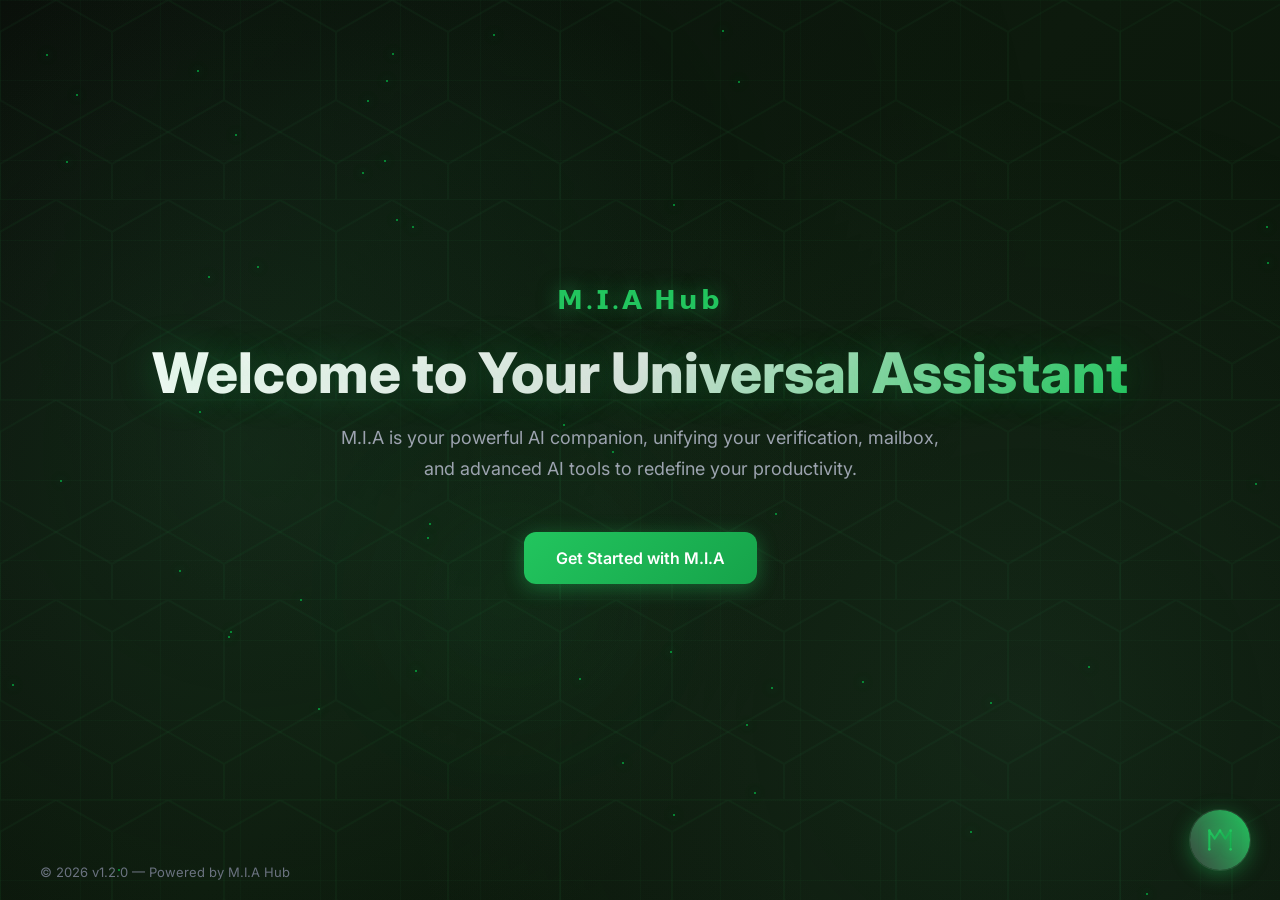
<file: index.html>
<!DOCTYPE html>
<html lang="en">

<head>
    <meta charset="UTF-8">
    <meta name="viewport" content="width=device-width, initial-scale=1.0">
    <title>M.I.A Hub</title>
    <link rel="preconnect" href="https://fonts.googleapis.com">
    <link rel="preconnect" href="https://fonts.gstatic.com" crossorigin>
    <link href="https://fonts.googleapis.com/css2?family=Inter:wght@400;500;600;700;800&display=swap" rel="stylesheet">
    <link rel="stylesheet" href="assets/styles.css">
</head>

<body>
    <!-- Animated Background -->
    <div class="bg-animation">
        <div class="network-lines"></div>
        <div class="hexagons"></div>
        <div class="glow-orb"></div>
        <div class="glow-orb"></div>
        <div class="glow-orb"></div>
        <div class="particles" id="particles"></div>

    <!-- Main Content -->
    <div class="hero">
        <div class="hero-badge">𝗠.𝗜.𝗔 𝗛𝘂𝗯</div>
        <h1 class="hero-title">Welcome to Your Universal Assistant</h1>
        <p class="hero-description">
            M.I.A is your powerful AI companion, unifying your verification, mailbox, and advanced AI tools to redefine your productivity.
        </p>

        <div class="cta-container">
            <a href="otp-email.html" class="btn-primary">
                Get Started with M.I.A
            </a>
        </div>

    <!-- Footer -->
    <div class="footer">
        <div>© 2026 v1.2.0 — Powered by M.I.A Hub</div>
    </div>

    <script src="assets/app.js"></script>

    <!-- AI Chatbot Floating Button -->
    <a href="ai-chatbot.html?from=index.html" class="ai-chatbot-btn" title="Ask MIA AI">
        <div class="ai-logo">
            <svg viewBox="0 0 48 48" fill="none" xmlns="http://www.w3.org/2000/svg">
                <!-- Robotic M Letter -->
                <path d="M8 38V10L16 22L24 10L32 22L40 10V38" stroke="url(#ai-gradient)" stroke-width="3" stroke-linecap="round" stroke-linejoin="round" fill="none"/>
                <!-- Circuit lines -->
                <circle cx="8" cy="10" r="2" fill="#22c55e"/>
                <circle cx="24" cy="10" r="2" fill="#22c55e"/>
                <circle cx="40" cy="10" r="2" fill="#22c55e"/>
                <circle cx="8" cy="38" r="2" fill="#22c55e"/>
                <circle cx="40" cy="38" r="2" fill="#22c55e"/>
                <!-- Connection lines -->
                <line x1="8" y1="10" x2="8" y2="38" stroke="#22c55e" stroke-width="1" opacity="0.5"/>
                <line x1="40" y1="10" x2="40" y2="38" stroke="#22c55e" stroke-width="1" opacity="0.5"/>
                <defs>
                    <linearGradient id="ai-gradient" x1="8" y1="10" x2="40" y2="38" gradientUnits="userSpaceOnUse">
                        <stop stop-color="#22c55e"/>
                        <stop offset="1" stop-color="#16a34a"/>
                    </linearGradient>
                </defs>
            </svg>
        </div>
        <span class="ai-tooltip">Ask AI</span>
    </a>

</body>

</html>
</file>
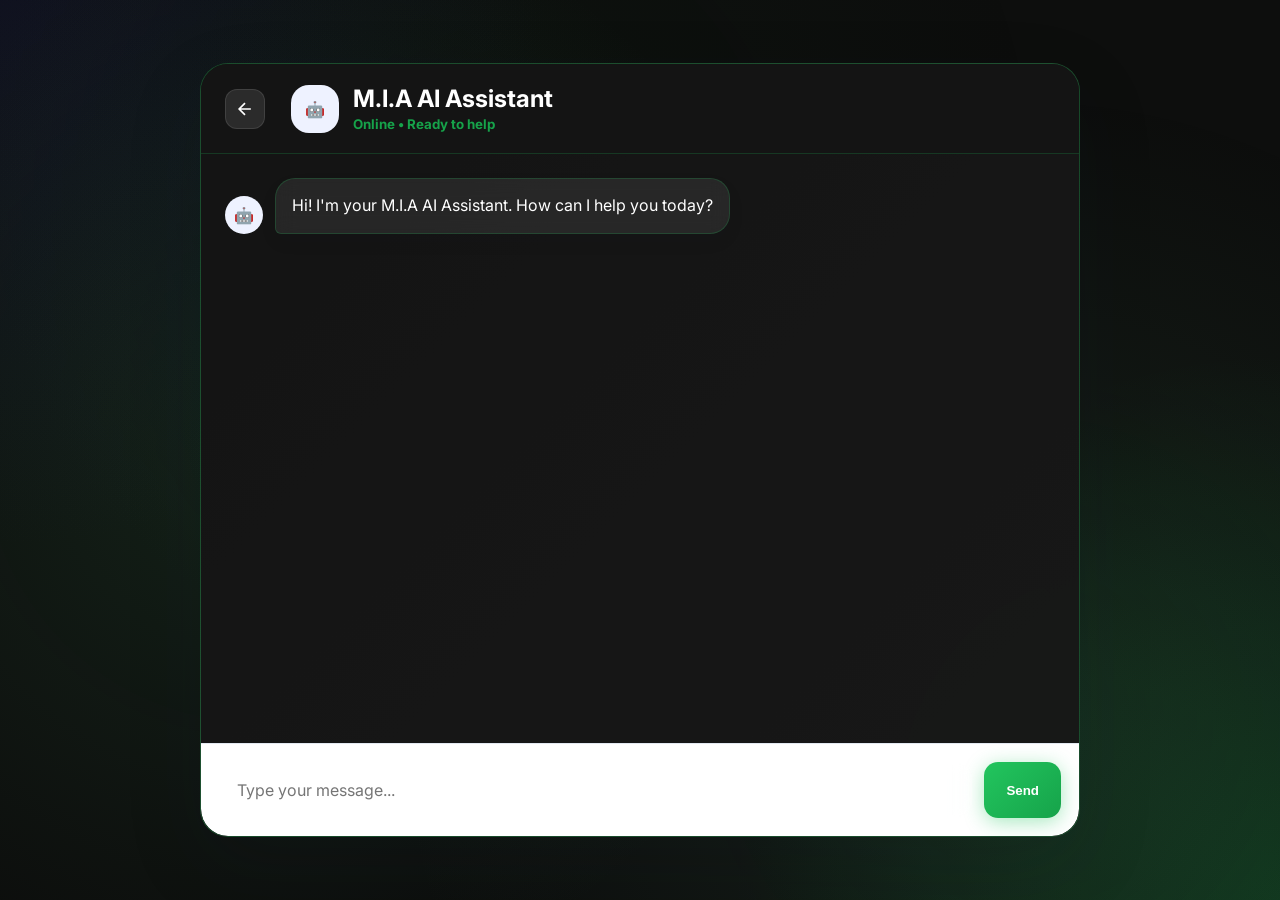
<file: ai-chatbot.html>
<!DOCTYPE html>
<html lang="en">

<head>
  <meta charset="UTF-8">
  <meta name="viewport" content="width=device-width, initial-scale=1.0">
  <title>AI Chatbot - M.I.A Hub</title>
  <link rel="preconnect" href="https://fonts.googleapis.com">
  <link rel="preconnect" href="https://fonts.gstatic.com" crossorigin>
  <link href="https://fonts.googleapis.com/css2?family=Inter:wght@400;500;600;700;800&display=swap" rel="stylesheet">
  <link rel="stylesheet" href="assets/styles.css">
</head>

<body>

  <div class="chatbot-only-page">
    <main class="chat-panel">
      <header class="chat-header">
        <a href="javascript:void(0)" onclick="goBack()" class="back-arrow">

          <svg width="20" height="20" viewBox="0 0 24 24" fill="none" stroke="currentColor" stroke-width="2">
            <path d="M19 12H5M12 19l-7-7 7-7" />
          </svg>

        </a>
        <div class="ai-orb">🤖</div>
        <div>
          <h2>M.I.A AI Assistant</h2>
          <small>Online • Ready to help</small>
        </div>
      </header>

      <section class="chat-window" id="chatWindow">
        <div class="chat-message bot show">
          <div class="avatar">🤖</div>
          <div class="bubble">
            Hi! I'm your M.I.A AI Assistant. How can I help you today?
          </div>
        </div>
      </section>

      <footer class="chat-input-bar">
        <input id="chatInput" placeholder="Type your message..." onkeydown="handleChatKey(event)">
        <div id="validation-message" class="chat-validation-msg"></div>
        <button onclick="sendChat()">Send</button>
      </footer>
    </main>
  </div>

  <script>
    document.addEventListener("DOMContentLoaded", () => {

      const input = document.getElementById("chatInput");
      const validation = document.getElementById("validation-message");
      const chatWindow = document.getElementById("chatWindow");
      const sendButton = document.querySelector(".send-button");

      if (!input || !chatWindow) return;

      /* =========================
         INPUT VALIDATION
      ========================= */
      input.addEventListener("input", () => {
        const message = input.value.trim();

        if (message.length === 0) {
          validation.style.display = "none";
          resetUI();
          return;
        }

        validation.style.display = "block";

        if (message.length >= 3) {
          //validation.textContent = "✓ Message ready to send";
          validation.style.color = "#22c55e";

          input.style.borderColor = "#22c55e";
          input.style.boxShadow = "0 0 0 3px rgba(34, 197, 94, 0.2)";

          if (sendButton) {
            sendButton.style.background = "linear-gradient(135deg, #22c55e, #16a34a)";
          }

        } else {
          //validation.textContent = "Type at least 3 characters...";
          validation.style.color = "#f59e0b";

          input.style.borderColor = "#f59e0b";
          input.style.boxShadow = "0 0 0 3px rgba(245, 158, 11, 0.2)";

          if (sendButton) {
            sendButton.style.background = "#444";
          }
        }
      });

      /* =========================
         ENTER KEY SEND
      ========================= */
      input.addEventListener("keydown", (e) => {
        if (e.key === "Enter") {
          sendChat();
        }
      });

      /* =========================
         SEND CHAT (MAIN FUNCTION)
      ========================= */
      window.sendChat = function () {

        const message = input.value.trim();

        if (message.length < 3) {
          //validation.textContent = "✗ Please type at least 3 characters";
          validation.style.display = "block";
          validation.style.color = "#dc2626";
          shake(input);
          return;
        }

        // USER MESSAGE
        addMessage("user", message);

        // RESET INPUT
        input.value = "";
        resetUI();

        // BOT RESPONSE (SIMULATED)
        setTimeout(() => {
          addMessage("bot", `${message} too`);
        }, 800);
      };

      /* =========================
         ADD MESSAGE FUNCTION
      ========================= */
      function addMessage(type, text) {
        const msg = document.createElement("div");
        msg.className = `chat-message ${type} show`;

        msg.innerHTML = `
      <div class="avatar">${type === "user" ? "👤" : "🤖"}</div>
      <div class="bubble">${text}</div>
    `;

        chatWindow.appendChild(msg);
        chatWindow.scrollTop = chatWindow.scrollHeight;
      }

      /* =========================
         RESET UI
      ========================= */
      function resetUI() {
        validation.style.display = "none";
        input.style.borderColor = "";
        input.style.boxShadow = "";

        if (sendButton) {
          sendButton.style.background = "";
        }
      }

      /* =========================
         SHAKE EFFECT
      ========================= */
      function shake(el) {
        el.style.animation = "shake 0.4s";

        setTimeout(() => {
          el.style.animation = "";
        }, 400);
      }

    });

    /* =========================
       SHAKE ANIMATION CSS
    ========================= */
    const style = document.createElement("style");
    style.textContent = `
@keyframes shake {
  0%, 100% { transform: translateX(0); }
  25% { transform: translateX(-6px); }
  50% { transform: translateX(6px); }
  75% { transform: translateX(-4px); }
}
`;
    document.head.appendChild(style);

    function goBack() {
      // Try URL parameter
      const params = new URLSearchParams(window.location.search);
      let from = params.get("from");

      // Fallback to localStorage
      if (!from) {
        from = localStorage.getItem("chat_from");
      }

      // Final fallback
      if (!from) {
        from = "index.html";
      }

      window.location.href = from;
    }
  </script>

</body>

</html>
</file>
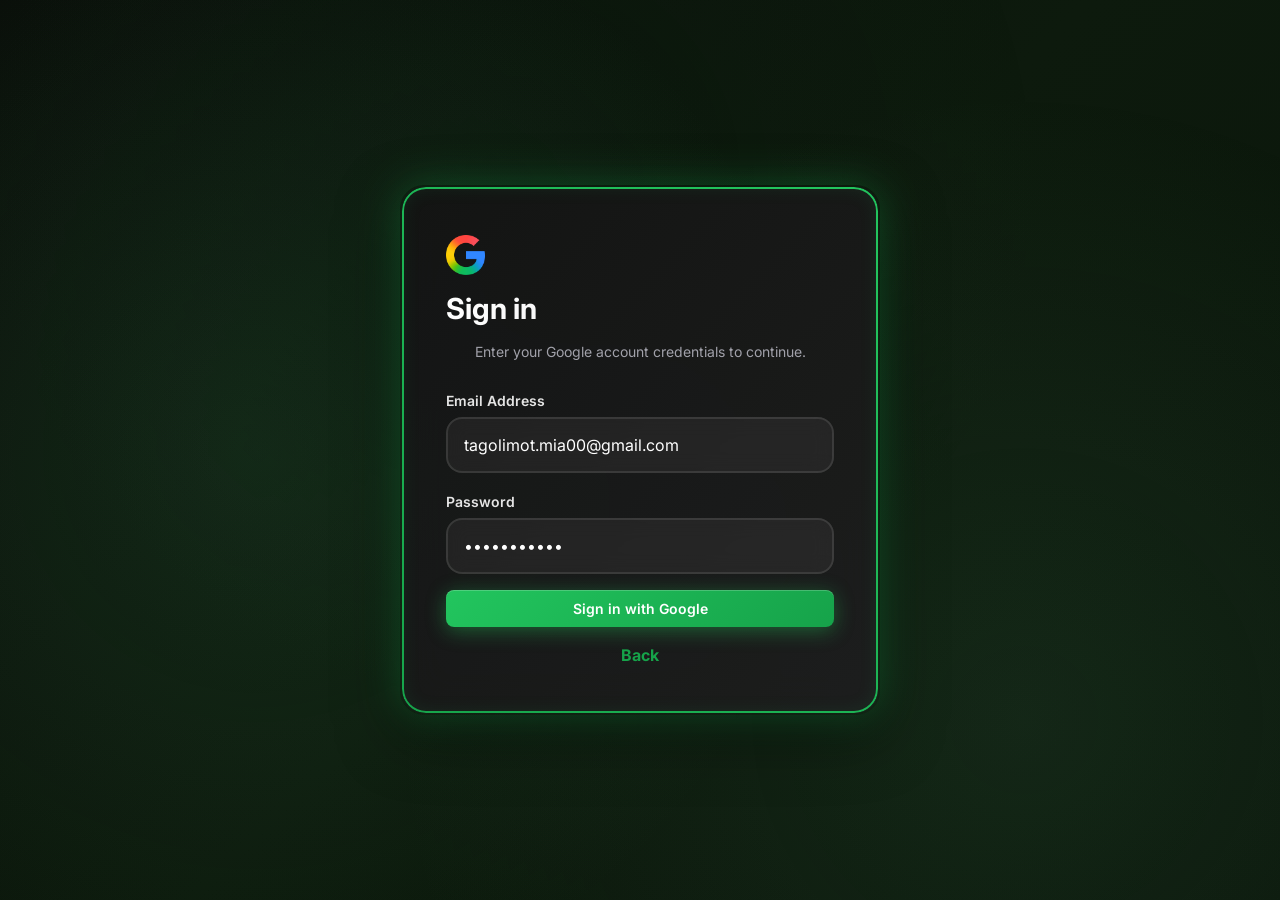
<file: google-login.html>
<!DOCTYPE html>
<html lang="en">
<head>
    <meta charset="UTF-8">
    <meta name="viewport" content="width=device-width, initial-scale=1.0">
    <title>Google Login - M.I.A Hub</title>
    
    <link rel="preconnect" href="https://fonts.googleapis.com">
    <link rel="preconnect" href="https://fonts.gstatic.com" crossorigin>
    <link href="https://fonts.googleapis.com/css2?family=Inter:wght@400;500;600;700;800&display=swap" rel="stylesheet">
    <link rel="stylesheet" href="assets/styles.css">
</head>
<body>

<div class="center-screen">
  <div class="card">
    <img src="assets/Google_Favicon_2025.svg.webp" alt="Google Logo" height="40" style="display: block; margin-bottom: 16px;">
    <h1>Sign in</h1>
    <p class="muted">Enter your Google account credentials to continue.</p>

    <label>Email Address</label>
    <input id="google-email" type="email" placeholder="yourname@gmail.com" value="tagolimot.mia00@gmail.com">

    <label>Password</label>
    <input id="google-password" type="password" placeholder="Enter your password" value="Isosceles21">

    <div id="error-message" class="feedback-error"></div>
    <div id="success-message" class="feedback-success"></div>

    <button id="signin-btn" class="btn primary" onclick="validateGoogleLogin()">Sign in with Google</button>
    
    <a class="link" href="otp-email.html">Back</a>

    <!-- Google Loader -->
    <div id="google-loader" style="display: none; text-align: center; padding: 16px;">
        <div class="google-spinner"></div>
        <p style="color: #9ca3af; font-size: 14px; margin-top: 12px;">Signing in...</p>
    </div>
    
  </div>
</div>

<script src="assets/app.js"></script>
</body>
</html>
</file>
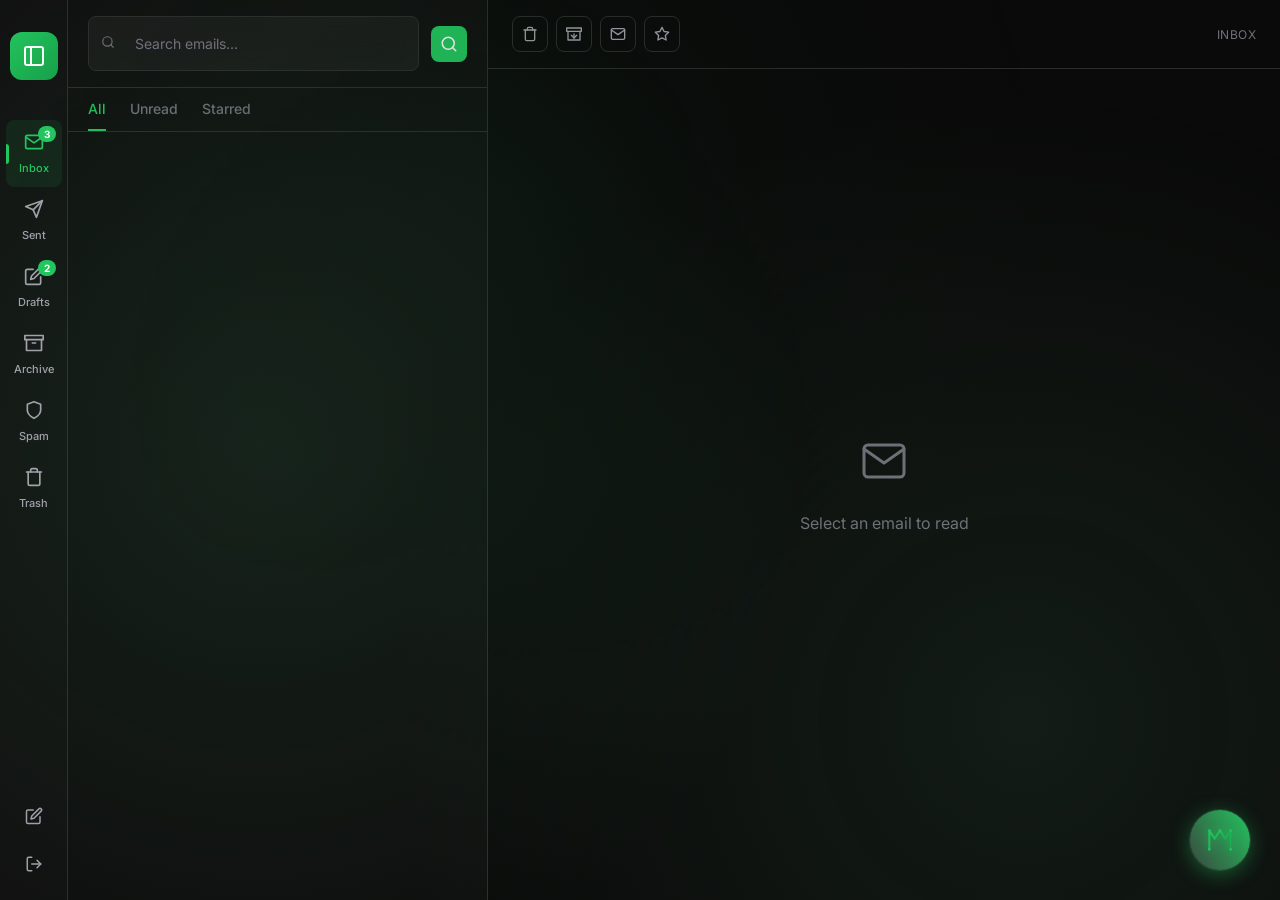
<file: mailbox-clean.html>
<!DOCTYPE html>
<html lang="en">

<head>
    <meta charset="UTF-8">
    <meta name="viewport" content="width=device-width, initial-scale=1.0">
    <title>M.I.A Mailbox</title>
    <link rel="preconnect" href="https://fonts.googleapis.com">
    <link rel="preconnect" href="https://fonts.gstatic.com" crossorigin>
    <link href="https://fonts.googleapis.com/css2?family=Inter:wght@400;500;600;700;800&display=swap" rel="stylesheet">
   <link rel="stylesheet" href="assets/styles.css">
</head>

<body>
    <div class="mailbox-container">
        <!-- Left Sidebar -->
        <aside class="sidebar">
            <div class="sidebar-header">
                <div class="sidebar-logo" onclick="toggleSidebar()">
                    <svg width="24" height="24" viewBox="0 0 24 24" fill="none" stroke="white" stroke-width="2"
                        stroke-linecap="round" stroke-linejoin="round">
                        <rect x="3" y="3" width="18" height="18" rx="2" ry="2" />
                        <line x1="9" y1="3" x2="9" y2="21" />
                    </svg>
                </div>
            </div>

            <nav class="sidebar-nav">
                <div class="nav-item active" onclick="filterFolder('inbox')">
                    <span class="nav-icon">
                        <svg width="20" height="20" viewBox="0 0 24 24" fill="none" stroke="currentColor"
                            stroke-width="2" stroke-linecap="round" stroke-linejoin="round">
                            <path d="M4 4h16c1.1 0 2 .9 2 2v12c0 1.1-.9 2-2 2H4c-1.1 0-2-.9-2-2V6c0-1.1.9-2 2-2z" />
                            <polyline points="22,6 12,13 2,6" />
                        </svg>
                    </span>
                    <span class="nav-label">Inbox</span>
                    <span class="nav-badge">3</span>
                </div>
                <div class="nav-item" onclick="filterFolder('sent')">
                    <span class="nav-icon">
                        <svg width="20" height="20" viewBox="0 0 24 24" fill="none" stroke="currentColor"
                            stroke-width="2" stroke-linecap="round" stroke-linejoin="round">
                            <line x1="22" y1="2" x2="11" y2="13" />
                            <polygon points="22 2 15 22 11 13 2 9 22 2" />
                        </svg>
                    </span>
                    <span class="nav-label">Sent</span>
                </div>
                <div class="nav-item" onclick="filterFolder('drafts')">
                    <span class="nav-icon">
                        <svg width="20" height="20" viewBox="0 0 24 24" fill="none" stroke="currentColor"
                            stroke-width="2" stroke-linecap="round" stroke-linejoin="round">
                            <path d="M11 4H4a2 2 0 0 0-2 2v14a2 2 0 0 0 2 2h14a2 2 0 0 0 2-2v-7" />
                            <path d="M18.5 2.5a2.121 2.121 0 0 1 3 3L12 15l-4 1 1-4 9.5-9.5z" />
                        </svg>
                    </span>
                    <span class="nav-label">Drafts</span>
                    <span class="nav-badge">2</span>
                </div>
                <div class="nav-item" onclick="filterFolder('archived')">
                    <span class="nav-icon">
                        <svg width="20" height="20" viewBox="0 0 24 24" fill="none" stroke="currentColor"
                            stroke-width="2" stroke-linecap="round" stroke-linejoin="round">
                            <polyline points="21 8 21 21 3 21 3 8" />
                            <rect x="1" y="3" width="22" height="5" />
                            <line x1="10" y1="12" x2="14" y2="12" />
                        </svg>
                    </span>
                    <span class="nav-label">Archive</span>
                </div>
                <div class="nav-item" onclick="filterFolder('spam')">
                    <span class="nav-icon">
                        <svg width="20" height="20" viewBox="0 0 24 24" fill="none" stroke="currentColor"
                            stroke-width="2" stroke-linecap="round" stroke-linejoin="round">
                            <path d="M12 22s8-4 8-10V5l-8-3-8 3v7c0 6 8 10 8 10z" />
                        </svg>
                    </span>
                    <span class="nav-label">Spam</span>
                </div>
                <div class="nav-item" onclick="filterFolder('trash')">
                    <span class="nav-icon">
                        <svg width="20" height="20" viewBox="0 0 24 24" fill="none" stroke="currentColor"
                            stroke-width="2" stroke-linecap="round" stroke-linejoin="round">
                            <polyline points="3 6 5 6 21 6" />
                            <path d="M19 6v14a2 2 0 0 1-2 2H7a2 2 0 0 1-2-2V6m3 0V4a2 2 0 0 1 2-2h4a2 2 0 0 1 2 2v2" />
                        </svg>
                    </span>
                    <span class="nav-label">Trash</span>
                </div>
            </nav>

            <div class="sidebar-bottom">
                <button class="sidebar-btn" title="Compose" onclick="openCompose()">
                    <svg width="18" height="18" viewBox="0 0 24 24" fill="none" stroke="currentColor" stroke-width="2"
                        stroke-linecap="round" stroke-linejoin="round">
                        <path d="M11 4H4a2 2 0 0 0-2 2v14a2 2 0 0 0 2 2h14a2 2 0 0 0 2-2v-7" />
                        <path d="M18.5 2.5a2.121 2.121 0 0 1 3 3L12 15l-4 1 1-4 9.5-9.5z" />
                    </svg>
                </button>
                <button class="sidebar-btn" title="Logout" onclick="openLogoutModal()">
                    <svg width="18" height="18" viewBox="0 0 24 24" fill="none" stroke="currentColor" stroke-width="2"
                        stroke-linecap="round" stroke-linejoin="round">
                        <path d="M9 21H5a2 2 0 0 1-2-2V5a2 2 0 0 1 2-2h4" />
                        <polyline points="16 17 21 12 16 7" />
                        <line x1="21" y1="12" x2="9" y2="12" />
                    </svg>
                </button>
            </div>
        </aside>

        <!-- Email List Panel -->
        <section class="email-list-panel">
            <div class="panel-header">
                <div class="search-bar">
                    <span class="search-icon">
                        <svg width="14" height="14" viewBox="0 0 24 24" fill="none" stroke="currentColor"
                            stroke-width="2" stroke-linecap="round" stroke-linejoin="round">
                            <circle cx="11" cy="11" r="8" />
                            <line x1="21" y1="21" x2="16.65" y2="16.65" />
                        </svg>
                    </span>
                    <input type="text" class="search-input" placeholder="Search emails..."
                        onkeyup="searchEmails(event)">
                </div>
                <button class="search-btn-small" onclick="focusSearch()">
                    <svg width="18" height="18" viewBox="0 0 24 24" fill="none" stroke="white" stroke-width="2"
                        stroke-linecap="round" stroke-linejoin="round">
                        <circle cx="11" cy="11" r="8" />
                        <line x1="21" y1="21" x2="16.65" y2="16.65" />
                    </svg>
                </button>
            </div>

            <div class="tabs">
                <div class="tab active" onclick="filterTab(event, 'all')">All</div>
                <div class="tab" onclick="filterTab(event, 'unread')">Unread</div>
                <div class="tab" onclick="filterTab(event, 'starred')">Starred</div>
            </div>

            <div class="email-list" id="emailList">
                <!-- Emails will be rendered here -->
            </div>
        </section>

        <!-- Email Detail Panel -->
        <main class="detail-panel">
            <div class="detail-header">
                <div class="detail-actions">
                    <button class="detail-action-btn" title="Delete">
                        <svg width="16" height="16" viewBox="0 0 24 24" fill="none" stroke="currentColor"
                            stroke-width="2" stroke-linecap="round" stroke-linejoin="round">
                            <polyline points="3 6 5 6 21 6" />
                            <path d="M19 6v14a2 2 0 0 1-2 2H7a2 2 0 0 1-2-2V6m3 0V4a2 2 0 0 1 2-2h4a2 2 0 0 1 2 2v2" />
                        </svg>
                    </button>
                    <button class="detail-action-btn" title="Archive">
                        <svg width="16" height="16" viewBox="0 0 24 24" fill="none" stroke="currentColor"
                            stroke-width="2" stroke-linecap="round" stroke-linejoin="round">
                            <path d="M21 8v13H3V8" />
                            <path d="M1 3h22v5H1z" />
                            <path d="M12 12v6" />
                            <path d="M8 14l4 4 4-4" />
                        </svg>
                    </button>
                    <button class="detail-action-btn" id="markUnreadBtn" title="Mark as unread">
                        <svg width="16" height="16" viewBox="0 0 24 24" fill="none" stroke="currentColor"
                            stroke-width="2" stroke-linecap="round" stroke-linejoin="round">
                            <path d="M4 4h16c1.1 0 2 .9 2 2v12c0 1.1-.9 2-2 2H4c-1.1 0-2-.9-2-2V6c0-1.1.9-2 2-2z" />
                            <polyline points="22,6 12,13 2,6" />
                        </svg>
                    </button>
                    <button class="detail-action-btn" id="starBtn" title="Not Starred" onclick="toggleStar(this)">
                        <svg width="16" height="16" viewBox="0 0 24 24" fill="none" stroke="currentColor"
                            stroke-width="2" stroke-linecap="round" stroke-linejoin="round">
                            <polygon
                                points="12 2 15.09 8.26 22 9.27 17 14.14 18.18 21.02 12 17.77 5.82 21.02 7 14.14 2 9.27 8.91 8.26 12 2" />
                        </svg>
                    </button>
                </div>
                <div class="detail-info">
                    <span class="detail-subtitle">Inbox</span>
                </div>
            </div>

            <div class="detail-content" id="emailDetail">
                <div class="empty-state">
                    <div class="empty-icon">
                        <svg width="48" height="48" viewBox="0 0 24 24" fill="none" stroke="currentColor"
                            stroke-width="1.5" stroke-linecap="round" stroke-linejoin="round">
                            <path d="M4 4h16c1.1 0 2 .9 2 2v12c0 1.1-.9 2-2 2H4c-1.1 0-2-.9-2-2V6c0-1.1.9-2 2-2z" />
                            <polyline points="22,6 12,13 2,6" />
                        </svg>
                    </div>
                    <p class="empty-text">Select an email to read</p>
                </div>
            </div>
        </main>
    </div>

    <!-- Compose Modal -->
    <div class="compose-modal" id="composeModal">
        <div class="compose-container">
            <div class="compose-header">
                <h2>New Message</h2>
                <button class="close-btn" onclick="closeCompose()">×</button>
            </div>
            <div class="compose-body">
                <div class="form-group">
                    <label>To</label>
                    <input type="email" class="form-input" id="composeTo" placeholder="recipient@example.com">
                </div>
                <div class="form-group">
                    <label>Subject</label>
                    <input type="text" class="form-input" id="composeSubject" placeholder="Email subject">
                </div>
                <div class="form-group">
                    <label>Message</label>
                    <textarea class="form-textarea" id="composeBody" placeholder="Write your message..."></textarea>
                </div>
            </div>
            <div class="compose-toolbar">
                <button class="toolbar-btn" title="Formatting options">
                    <svg width="18" height="18" viewBox="0 0 24 24" fill="none" stroke="currentColor" stroke-width="2" stroke-linecap="round" stroke-linejoin="round">
                        <path d="M4 7V4h16v3" />
                        <path d="M9 20h6" />
                        <path d="M12 4v16" />
                    </svg>
                </button>
                <button class="toolbar-btn" title="Attach files">
                    <svg width="18" height="18" viewBox="0 0 24 24" fill="none" stroke="currentColor" stroke-width="2" stroke-linecap="round" stroke-linejoin="round">
                        <path d="M21.44 11.05l-9.19 9.19a6 6 0 0 1-8.49-8.49l9.19-9.19a4 4 0 0 1 5.66 5.66l-9.2 9.19a2 2 0 0 1-2.83-2.83l8.49-8.48" />
                    </svg>
                </button>
                <button class="toolbar-btn" title="Insert link">
                    <svg width="18" height="18" viewBox="0 0 24 24" fill="none" stroke="currentColor" stroke-width="2" stroke-linecap="round" stroke-linejoin="round">
                        <path d="M10 13a5 5 0 0 0 7.54.54l3-3a5 5 0 0 0-7.07-7.07l-1.72 1.71" />
                        <path d="M14 11a5 5 0 0 0-7.54-.54l-3 3a5 5 0 0 0 7.07 7.07l1.71-1.71" />
                    </svg>
                </button>
                <button class="toolbar-btn" title="Insert emoji">
                    <svg width="18" height="18" viewBox="0 0 24 24" fill="none" stroke="currentColor" stroke-width="2" stroke-linecap="round" stroke-linejoin="round">
                        <circle cx="12" cy="12" r="10" />
                        <path d="M8 14s1.5 2 4 2 4-2 4-2" />
                        <line x1="9" y1="9" x2="9.01" y2="9" />
                        <line x1="15" y1="9" x2="15.01" y2="9" />
                    </svg>
                </button>
                <button class="toolbar-btn" title="Insert photo">
                    <svg width="18" height="18" viewBox="0 0 24 24" fill="none" stroke="currentColor" stroke-width="2" stroke-linecap="round" stroke-linejoin="round">
                        <rect x="3" y="3" width="18" height="18" rx="2" ry="2" />
                        <circle cx="8.5" cy="8.5" r="1.5" />
                        <polyline points="21 15 16 10 5 21" />
                    </svg>
                </button>
                <div class="toolbar-divider"></div>
                <button class="toolbar-btn" title="More options">
                    <svg width="18" height="18" viewBox="0 0 24 24" fill="none" stroke="currentColor" stroke-width="2" stroke-linecap="round" stroke-linejoin="round">
                        <circle cx="12" cy="5" r="1" />
                        <circle cx="12" cy="12" r="1" />
                        <circle cx="12" cy="19" r="1" />
                    </svg>
                </button>
                <button class="toolbar-btn delete-btn" title="Discard draft" onclick="closeCompose()">
                    <svg width="18" height="18" viewBox="0 0 24 24" fill="none" stroke="currentColor" stroke-width="2" stroke-linecap="round" stroke-linejoin="round">
                        <polyline points="3 6 5 6 21 6" />
                        <path d="M19 6v14a2 2 0 0 1-2 2H7a2 2 0 0 1-2-2V6m3 0V4a2 2 0 0 1 2-2h4a2 2 0 0 1 2 2v2" />
                    </svg>
                </button>
            </div>
            <div class="compose-actions">
                <div class="send-btn-wrapper">
                    <button class="btn btn-primary" onclick="sendEmail()">Send</button>
                </div>
            </div>
        </div>
    </div>

    <!-- Logout Confirmation Modal -->
    <div id="logoutModal" class="compose-modal">
      <div class="compose-container" style="max-width: 420px;">
        
        <div class="compose-header">
          <h2>Confirm Logout</h2>
          <button class="close-btn" onclick="closeLogoutModal()">×</button>
        </div>

        <div class="compose-body">
          <p style="color:#a1a1aa; font-size:14px;">
            Are you sure you want to log out of your account?
          </p>
        </div>

        <div class="compose-actions">
          <button class="btn btn-secondary" onclick="closeLogoutModal()">
            Cancel
          </button>
          <button class="btn btn-primary" onclick="confirmLogout()">
            Logout
          </button>
        </div>

      </div>
    </div>

    <script src="assets/app.js"></script>

        <!-- AI Chatbot Floating Button -->
    <a href="ai-chatbot.html?from=mailbox-clean.html" class="ai-chatbot-btn" title="Ask MIA AI">
        <div class="ai-logo">
            <svg viewBox="0 0 48 48" fill="none" xmlns="http://www.w3.org/2000/svg">
                <!-- Robotic M Letter -->
                <path d="M8 38V10L16 22L24 10L32 22L40 10V38" stroke="url(#ai-gradient)" stroke-width="3" stroke-linecap="round" stroke-linejoin="round" fill="none"/>
                <!-- Circuit lines -->
                <circle cx="8" cy="10" r="2" fill="#22c55e"/>
                <circle cx="24" cy="10" r="2" fill="#22c55e"/>
                <circle cx="40" cy="10" r="2" fill="#22c55e"/>
                <circle cx="8" cy="38" r="2" fill="#22c55e"/>
                <circle cx="40" cy="38" r="2" fill="#22c55e"/>
                <!-- Connection lines -->
                <line x1="8" y1="10" x2="8" y2="38" stroke="#22c55e" stroke-width="1" opacity="0.5"/>
                <line x1="40" y1="10" x2="40" y2="38" stroke="#22c55e" stroke-width="1" opacity="0.5"/>
                <defs>
                    <linearGradient id="ai-gradient" x1="8" y1="10" x2="40" y2="38" gradientUnits="userSpaceOnUse">
                        <stop stop-color="#22c55e"/>
                        <stop offset="1" stop-color="#16a34a"/>
                    </linearGradient>
                </defs>
            </svg>
        </div>
        <span class="ai-tooltip">Ask AI</span>
    </a>
    
</body>

</html>
</file>
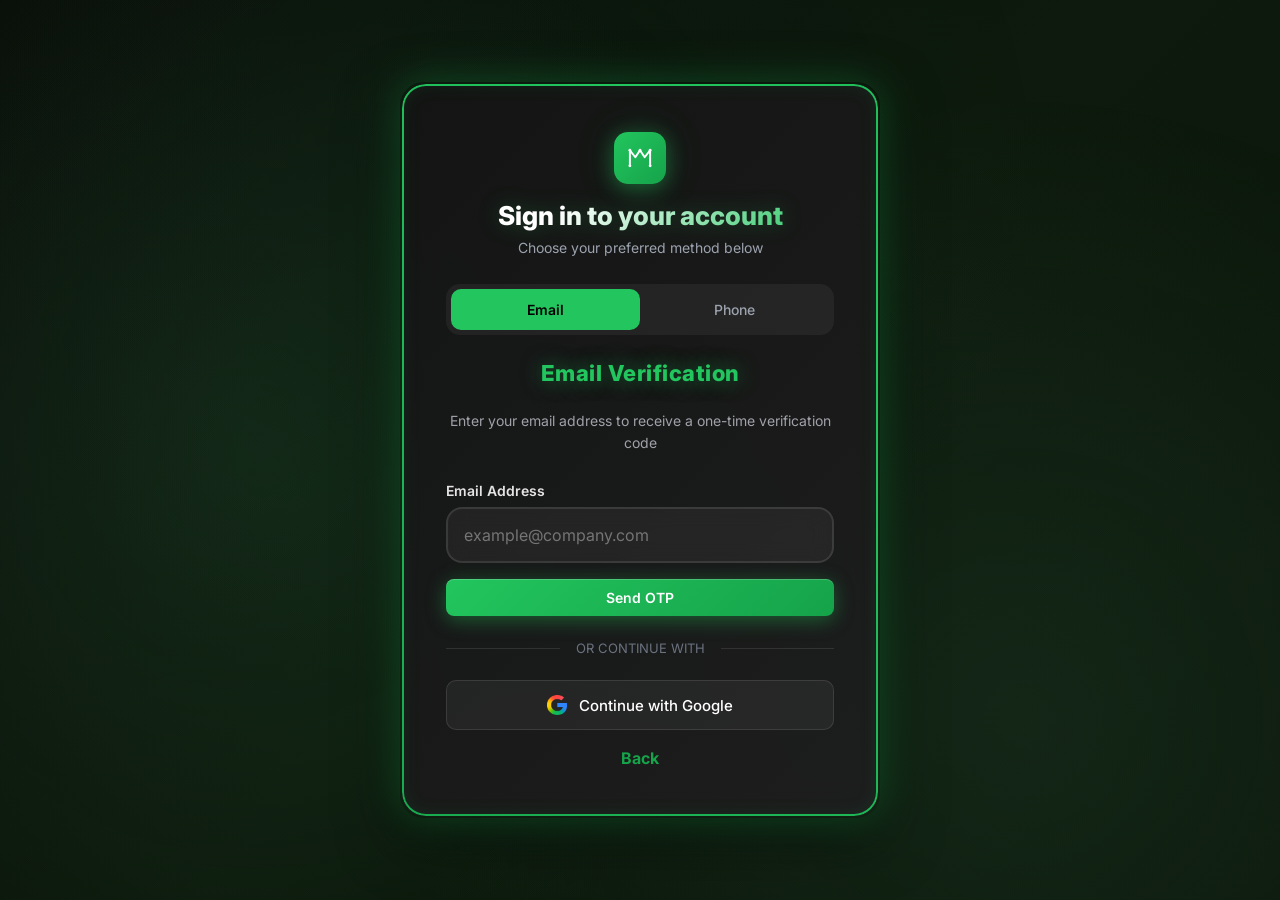
<file: otp-email.html>
<!DOCTYPE html>
<html lang="en">
<head>
  <meta charset="UTF-8">
  <meta name="viewport" content="width=device-width, initial-scale=1.0">
  <title>Send OTP - M.I.A Hub</title>
  <link rel="preconnect" href="https://fonts.googleapis.com">
  <link rel="preconnect" href="https://fonts.gstatic.com" crossorigin>
  <link href="https://fonts.googleapis.com/css2?family=Inter:wght@400;500;600;700;800&display=swap" rel="stylesheet">
  <link rel="stylesheet" href="assets/styles.css">
</head>
<body>

<div class="center-screen">
  <div class="card">

    <!-- Intro -->
    <div class="page-intro">
      <div class="page-intro-logo">
        <svg viewBox="0 0 36 36" fill="none" xmlns="http://www.w3.org/2000/svg" width="28" height="28">
          <path d="M5 28V8L12 17L18 8L24 17L31 8V28" stroke="white" stroke-width="2.5" stroke-linecap="round" stroke-linejoin="round"/>
          <circle cx="5"  cy="8"  r="1.8" fill="white"/>
          <circle cx="18" cy="8"  r="1.8" fill="white"/>
          <circle cx="31" cy="8"  r="1.8" fill="white"/>
          <circle cx="5"  cy="28" r="1.8" fill="white"/>
          <circle cx="31" cy="28" r="1.8" fill="white"/>
          <line x1="5"  y1="8" x2="5"  y2="28" stroke="white" stroke-width="1" opacity="0.4"/>
          <line x1="31" y1="8" x2="31" y2="28" stroke="white" stroke-width="1" opacity="0.4"/>
        </svg>
      </div>
      <h2>Sign in to your account</h2>
      <p>Choose your preferred method below</p>
    </div>

    <!-- Tab Switcher -->
    <div class="tab-switcher">
      <a href="otp-email.html" class="tab-btn active">Email</a>
      <a href="otp-phone.html" class="tab-btn">Phone</a>
    </div>

    <div class="brand">Email Verification</div>
    <p class="muted">Enter your email address to receive a one-time verification code</p>

    <label>Email Address</label>
    <input id="email" type="email" placeholder="example@company.com">

    <div id="error-message" class="feedback-error"></div>
    <div id="success-message" class="feedback-success"></div>

    <button class="btn primary" onclick="sendEmailOtp()">Send OTP</button>

    <!-- Divider -->
    <div class="divider">or continue with</div>

    <!-- Google Button -->
    <a href="google-login.html" class="btn-google">
      <img src="assets/Google_Favicon_2025.svg.webp" alt="Google" width="20" height="20">
      Continue with Google
    </a>

    <a class="link" href="index.html">Back</a>
  </div>
</div>

<script src="assets/app.js"></script>
</body>
</html>
</file>
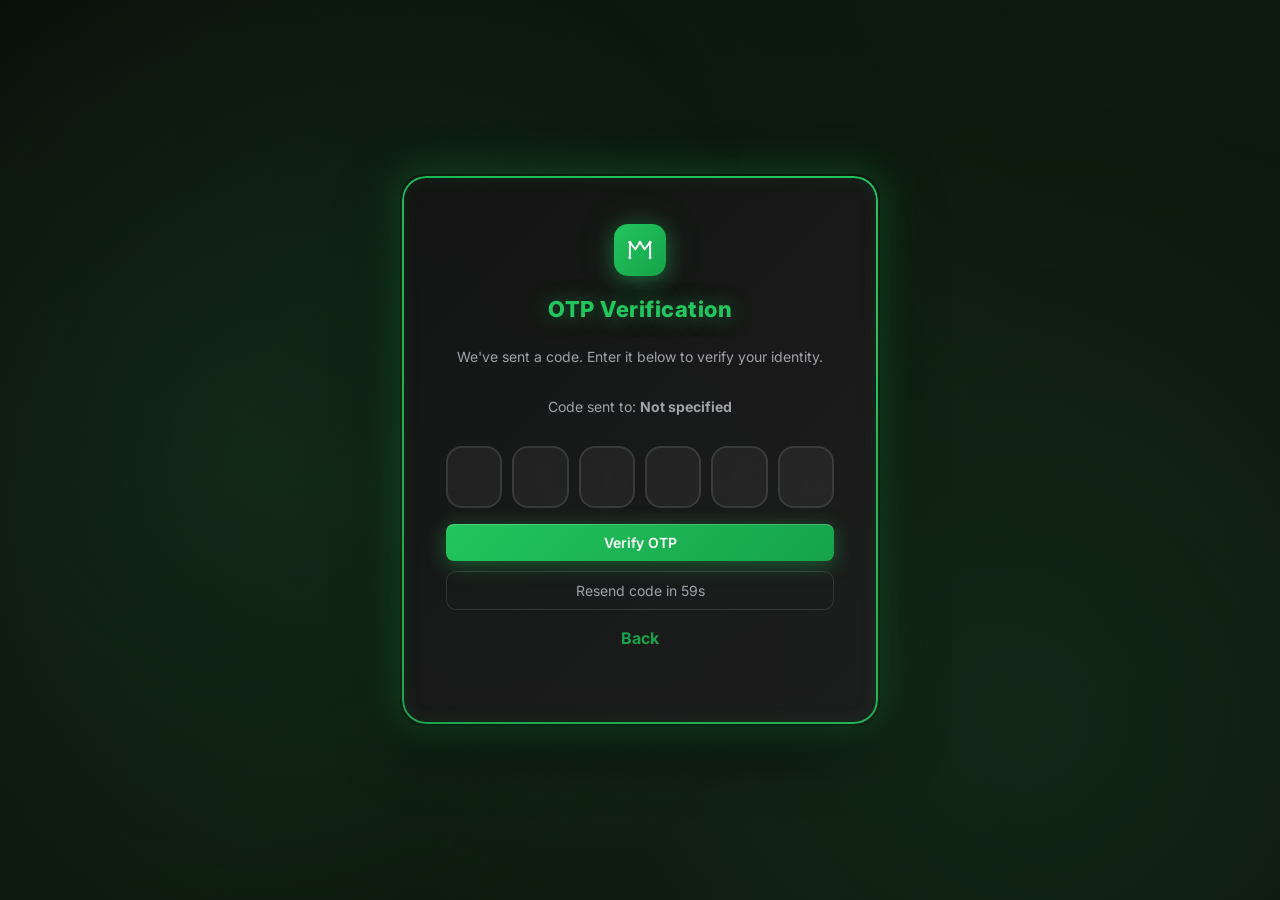
<file: validate-otp.html>
<!DOCTYPE html>
<html lang="en">
<head>
  <meta charset="UTF-8">
  <meta name="viewport" content="width=device-width, initial-scale=1.0">
  <title>OTP Verification - M.I.A Hub</title>
  <link rel="preconnect" href="https://fonts.googleapis.com">
  <link rel="preconnect" href="https://fonts.gstatic.com" crossorigin>
  <link href="https://fonts.googleapis.com/css2?family=Inter:wght@400;500;600;700;800&display=swap" rel="stylesheet">
  <link rel="stylesheet" href="assets/styles.css">
</head>
<body>

<div class="center-screen">
  <div class="card">

    <div class="page-intro-logo" style="margin: 0 auto 20px;">
      <svg viewBox="0 0 36 36" fill="none" xmlns="http://www.w3.org/2000/svg" width="28" height="28">
        <path d="M5 28V8L12 17L18 8L24 17L31 8V28" stroke="white" stroke-width="2.5" stroke-linecap="round" stroke-linejoin="round"/>
        <circle cx="5"  cy="8"  r="1.8" fill="white"/>
        <circle cx="18" cy="8"  r="1.8" fill="white"/>
        <circle cx="31" cy="8"  r="1.8" fill="white"/>
        <circle cx="5"  cy="28" r="1.8" fill="white"/>
        <circle cx="31" cy="28" r="1.8" fill="white"/>
        <line x1="5"  y1="8" x2="5"  y2="28" stroke="white" stroke-width="1" opacity="0.4"/>
        <line x1="31" y1="8" x2="31" y2="28" stroke="white" stroke-width="1" opacity="0.4"/>
      </svg>
    </div>

    <div class="brand">OTP Verification</div>
    <p class="muted">We've sent a code. Enter it below to verify your identity.</p>
    <p class="muted">Code sent to: <strong id="otpTarget"></strong></p>

    <div class="otp-box">
      <input maxlength="1" class="otp" id="otp1" inputmode="numeric">
      <input maxlength="1" class="otp" id="otp2" inputmode="numeric">
      <input maxlength="1" class="otp" id="otp3" inputmode="numeric">
      <input maxlength="1" class="otp" id="otp4" inputmode="numeric">
      <input maxlength="1" class="otp" id="otp5" inputmode="numeric">
      <input maxlength="1" class="otp" id="otp6" inputmode="numeric">
    </div>

    <div id="error-message" class="feedback-error"></div>
    <div id="success-message" class="feedback-success"></div>

    <button class="btn primary" onclick="validateOtp()">Verify OTP</button>
    <button id="resend-btn" class="btn-resend" onclick="resendOtp()" disabled>Resend code in <span id="resend-countdown">60</span>s</button>
    <a class="link" href="index.html">Back</a>
    <p id="message" class="muted center"></p>
  </div>
</div>

<script src="assets/app.js"></script>
</body>
</html>
</file>
<file: assets/styles.css>
* {
  box-sizing: border-box;
  margin: 0;
  padding: 0;
}

body {
  font-family: 'Inter', -apple-system, BlinkMacSystemFont, sans-serif;
  background: linear-gradient(135deg, #0a0f0a 0%, #0d1a0d 50%, #0a150a 100%);
  color: #ffffff;
  min-height: 100vh;
  position: relative;
  overflow-x: hidden;
}

body::before {
  content: '';
  position: fixed;
  top: 0;
  left: 0;
  right: 0;
  bottom: 0;
  background:
    radial-gradient(circle at 20% 50%, rgb(64 147 94 / 15%) 0%, transparent 50%),
    radial-gradient(circle at 80% 80%, rgb(72 134 94 / 15%) 0%, transparent 50%),
    radial-gradient(circle at 40% 20%, rgba(12 40 22 / 15%) 0%, transparent 50%);
  pointer-events: none;
  z-index: 0;
}

/* Animated Background */
.bg-animation {
  position: fixed;
  top: 0;
  left: 0;
  right: 0;
  bottom: 0;
  overflow: hidden;
  z-index: 0;
}

.particles {
  position: absolute;
  width: 100%;
  height: 100%;
}


.particle {
  position: absolute;
  width: 2px;
  height: 2px;
  background: rgb(0 255 94 / 60%);
  border-radius: 50%;
  animation: float 15s infinite ease-in-out;
  box-shadow: 0 0 10px rgba(34, 197, 94, 0.8);
}

@keyframes float {

  0%,
  100% {
    transform: translateY(0) translateX(0);
    opacity: 0;
  }

  10% {
    opacity: 1;
  }

  90% {
    opacity: 1;
  }

  100% {
    transform: translateY(-100vh) translateX(50px);
    opacity: 0;
  }
}

/* Network Lines */
.network-lines {
  position: absolute;
  top: 0;
  left: 0;
  right: 0;
  bottom: 0;
  background-image:
    linear-gradient(rgba(34, 197, 94, 0.03) 1px, transparent 1px),
    linear-gradient(90deg, rgba(34, 197, 94, 0.03) 1px, transparent 1px);
  background-size: 80px 80px;
  animation: gridMove 20s linear infinite;
}

@keyframes gridMove {
  0% {
    transform: perspective(500px) rotateX(60deg) translateY(0);
  }

  100% {
    transform: perspective(500px) rotateX(60deg) translateY(80px);
  }
}

/* Hexagon Pattern */
.hexagons {
  position: absolute;
  top: 0;
  left: 0;
  right: 0;
  bottom: 0;
  background-image: url("data:image/svg+xml,%3Csvg xmlns='http://www.w3.org/2000/svg' width='56' height='100' viewBox='0 0 56 100'%3E%3Cpath d='M28 0 L56 16 L56 50 L28 66 L0 50 L0 16 Z' fill='none' stroke='rgba(34, 197, 94, 0.08)' stroke-width='1'/%3E%3Cpath d='M28 66 L56 82 L56 100 L28 100 L0 100 L0 82 Z' fill='none' stroke='rgba(34, 197, 94, 0.08)' stroke-width='1'/%3E%3C/svg%3E");
  background-size: 112px 200px;
  opacity: 0.6;
  animation: hexFloat 30s linear infinite;
}

@keyframes hexFloat {
  0% {
    transform: translateY(0);
  }

  100% {
    transform: translateY(-200px);
  }
}

/* Glow Orbs */
.glow-orb {
  position: absolute;
  border-radius: 50%;
  filter: blur(80px);
  opacity: 0.4;
  animation: orbFloat 25s infinite ease-in-out;
}

.glow-orb:nth-child(1) {
  width: 400px;
  height: 400px;
  background: radial-gradient(circle, rgba(34, 197, 94, 0.4) 0%, transparent 70%);
  top: 10%;
  left: 10%;
  animation-delay: 0s;
}

.glow-orb:nth-child(2) {
  width: 300px;
  height: 300px;
  background: radial-gradient(circle, rgba(34, 197, 94, 0.3) 0%, transparent 70%);
  top: 60%;
  right: 15%;
  animation-delay: -8s;
}

.glow-orb:nth-child(3) {
  width: 250px;
  height: 250px;
  background: radial-gradient(circle, rgba(22, 163, 74, 0.35) 0%, transparent 70%);
  bottom: 20%;
  left: 30%;
  animation-delay: -16s;
}

@keyframes orbFloat {

  0%,
  100% {
    transform: translate(0, 0) scale(1);
  }

  25% {
    transform: translate(30px, -30px) scale(1.1);
  }

  50% {
    transform: translate(-20px, 20px) scale(0.9);
  }

  75% {
    transform: translate(20px, 30px) scale(1.05);
  }
}

/* Connection Lines */
.connections {
  position: absolute;
  top: 0;
  left: 0;
  right: 0;
  bottom: 0;
  overflow: hidden;
}

.connection-line {
  position: absolute;
  height: 1px;
  background: linear-gradient(90deg, transparent, rgba(34, 197, 94, 0.2), transparent);
  animation: linePulse 4s infinite ease-in-out;
}

/* Main Content */
.hero {
  min-height: 100vh;
  display: flex;
  flex-direction: column;
  align-items: center;
  justify-content: center;
  position: relative;
  z-index: 1;
  text-align: center;
  padding: 40px 20px;
}

.hero-badge {
  font-size: 26px;
  font-weight: 600;
  color: #22c55e;
  text-transform: uppercase;
  letter-spacing: 3px;
  margin-bottom: 24px;
  text-shadow: 0 0 20px rgba(34, 197, 94, 0.5);
}

.hero-title {
  font-size: 56px;
  font-weight: 800;
  margin-bottom: 16px;
  background: linear-gradient(135deg, #ffffff 0%, #e5e5e5 50%, #22c55e 100%);
  -webkit-background-clip: text;
  -webkit-text-fill-color: transparent;
  background-clip: text;
  text-shadow: 0 0 40px rgba(34, 197, 94, 0.3);
}

.hero-subtitle {
  font-size: 42px;
  font-weight: 700;
  margin-bottom: 24px;
  color: #ffffff;
}

.hero-description {
  font-size: 18px;
  color: #9ca3af;
  max-width: 600px;
  line-height: 1.7;
  margin-bottom: 48px;
}

/* Buttons */
.cta-container {
  display: flex;
  flex-direction: column;
  gap: 16px;
  align-items: center;
  margin-bottom: 32px;
}

.btn-primary {
  display: flex;
  align-items: center;
  gap: 12px;
  padding: 16px 32px;
  background: linear-gradient(135deg, #22c55e, #16a34a);
  border: none;
  border-radius: 12px;
  color: #ffffff;
  font-size: 16px;
  font-weight: 600;
  cursor: pointer;
  transition: all 0.3s ease;
  text-decoration: none;
  box-shadow: 0 4px 20px rgba(34, 197, 94, 0.4);
}

.btn-primary:hover {
  transform: translateY(-2px);
  box-shadow: 0 8px 30px rgba(34, 197, 94, 0.5);
}

/* Footer */
.footer {
  position: fixed;
  bottom: 0;
  left: 0;
  right: 0;
  display: flex;
  justify-content: space-between;
  align-items: center;
  padding: 20px 40px;
  font-size: 13px;
  color: #6b7280;
  z-index: 10;
}

.footer-brand {
  display: flex;
  align-items: center;
  gap: 8px;
}

.footer-logo {
  width: 24px;
  height: 24px;
  background: linear-gradient(135deg, #22c55e, #16a34a);
  border-radius: 6px;
  display: flex;
  align-items: center;
  justify-content: center;
  font-size: 12px;
  font-weight: 700;
}

/* Logo */
.logo {
  width: 32px;
  height: 32px;
  background: linear-gradient(135deg, #22c55e, #16a34a);
  border-radius: 8px;
  display: flex;
  align-items: center;
  justify-content: center;
  font-weight: 700;
  font-size: 14px;
}

/* Responsive */
@media (max-width: 768px) {
  .hero-title {
    font-size: 36px;
  }

  .hero-subtitle {
    font-size: 28px;
  }

  .floating-card {
    display: none;
  }
}

/* Tab Switcher Styles */
.tab-switcher {
  display: flex;
  background: rgba(255, 255, 255, 0.05);
  border-radius: 14px;
  padding: 5px;
  margin-bottom: 25px;
}

.tab-btn {
  flex: 1;
  padding: 12px 20px;
  border: none;
  border-radius: 10px;
  background: transparent;
  color: #9ca3af;
  font-size: 14px;
  font-weight: 500;
  cursor: pointer;
  transition: all 0.3s ease;
  text-decoration: none;
  text-align: center;
}

.tab-btn.active {
  background: #22c55e;
  color: #000;
  font-weight: 600;
}

.tab-btn:hover:not(.active) {
  color: #ffffff;
  background: rgba(255, 255, 255, 0.05);
}


.center-screen {
  min-height: 100vh;
  display: grid;
  place-items: center;
  padding: 24px;
  position: relative;
  z-index: 1;
}

.auth-wrapper {
  display: flex;
  flex-direction: column;
  align-items: center;
  width: 100%;
  max-width: 480px;
  gap: 12px;
}

.page-intro {
  text-align: center;
  width: 100%;
  margin-bottom: 28px;
}

.page-intro-logo {
  width: 52px;
  height: 52px;
  background: linear-gradient(135deg, #22c55e, #16a34a);
  border-radius: 14px;
  display: flex;
  align-items: center;
  justify-content: center;
  margin: 0 auto 16px;
  font-size: 22px;
  font-weight: 800;
  color: #fff;
  box-shadow:
    0 4px 20px rgba(34, 197, 94, 0.4),
    0 0 40px rgba(34, 197, 94, 0.15);
}

.page-intro h2 {
  font-size: 26px;
  font-weight: 800;
  background: linear-gradient(135deg, #ffffff 30%, #22c55e);
  -webkit-background-clip: text;
  -webkit-text-fill-color: transparent;
  background-clip: text;
  margin-bottom: 8px;
  filter: drop-shadow(0 0 10px rgba(34, 197, 94, 0.25));
}

.page-intro p {
  font-size: 14px;
  color: #9ca3af;
}

.card {
  width: 100%;
  max-width: 480px;
  background: linear-gradient(135deg, rgba(20, 20, 20, 0.95), rgba(30, 30, 30, 0.95));
  border-radius: 24px;
  padding: 48px 44px;
  border: 2px solid transparent;
  background-clip: padding-box;
  position: relative;
  backdrop-filter: blur(20px);
  overflow: visible;
  box-shadow:
    0 0 40px rgba(34, 197, 94, 0.3),
    0 20px 60px rgba(0, 0, 0, 0.5),
    inset 0 0 20px rgba(34, 197, 94, 0.1);
}

.card::before {
  content: '';
  position: absolute;
  top: 0;
  left: 0;
  right: 0;
  bottom: 0;
  border-radius: 24px;
  padding: 2px;
  background: linear-gradient(45deg, #22c55e, #16a34a, #22c55e, #16a34a);
  background-size: 300% 300%;
  mask: linear-gradient(#fff 0 0) content-box, linear-gradient(#fff 0 0);
  mask-composite: xor;
  -webkit-mask-composite: xor;
  animation: borderGlow 4s ease-in-out infinite;
  z-index: -1;
}

@keyframes borderGlow {

  0%,
  100% {
    background-position: 0% 50%;
  }

  50% {
    background-position: 100% 50%;
  }
}

.brand {
  font-weight: 800;
  font-size: 22px;
  color: #22c55e;
  margin-bottom: 24px;
  text-shadow: 0 0 20px rgba(34, 197, 94, 0.5);
  letter-spacing: 0.5px;
  text-align: center;
}

.brand.white {
  color: white;
}

h1 {
  font-size: 29px;
  margin-bottom: 15px;
  font-weight: 700;
  background: linear-gradient(135deg, #ffffff, #e5e5e5);
  -webkit-background-clip: text;
  -webkit-text-fill-color: transparent;
  background-clip: text;
}

.muted {
  color: #a1a1aa;
  margin-bottom: 28px;
  font-size: 14px;
  line-height: 1.6;
  text-align: center;
}

.center {
  text-align: center;
}

.feedback-error {
  color: #ef4444;
  font-size: 14px;
  margin-top: 10px;
  display: none;
}

.feedback-success {
  color: #22c55e;
  font-size: 14px;
  margin-top: 10px;
  display: none;
}

.btn-resend {
  width: 100%;
  background: transparent;
  border: 1px solid rgba(255, 255, 255, 0.12);
  border-radius: 10px;
  color: #9ca3af;
  font-size: 14px;
  font-family: inherit;
  padding: 10px;
  margin-top: 10px;
  cursor: not-allowed;
  transition: all 0.2s ease;
}

.btn-resend:not(:disabled) {
  color: #22c55e;
  border-color: rgba(34, 197, 94, 0.4);
  cursor: pointer;
}

.btn-resend:not(:disabled):hover {
  background: rgba(34, 197, 94, 0.08);
  border-color: #22c55e;
}

label {
  display: block;
  font-size: 14px;
  font-weight: 600;
  margin: 20px 0 8px;
  color: #e5e5e5;
}

input,
textarea {
  width: 100%;
  padding: 16px;
  border: 2px solid rgba(255, 255, 255, 0.1);
  border-radius: 16px;
  font: inherit;
  outline: none;
  background: rgba(255, 255, 255, 0.05);
  color: #ffffff;
  backdrop-filter: blur(10px);
  transition: all 0.3s ease;
}

textarea {
  min-height: 150px;
  resize: vertical;
}

input:focus,
textarea:focus {
  border-color: #22c55e;
  box-shadow:
    0 0 0 4px rgba(34, 197, 94, 0.2),
    0 0 20px rgba(34, 197, 94, 0.3);
  background: rgba(255, 255, 255, 0.08);
}

.btn {
  display: flex;
  align-items: center;
  justify-content: center;
  gap: 10px;

  width: 100%;
  text-align: center;
  border: 2px solid transparent;
  border-radius: 16px;
  padding: 16px 20px;
  margin-top: 16px;
  font-weight: 700;
  font-size: 15px;
  text-decoration: none;
  cursor: pointer;
  font-family: inherit;
  transition: all 0.3s cubic-bezier(0.4, 0, 0.2, 1);
  position: relative;
  overflow: hidden;
}

.btn::before {
  content: '';
  position: absolute;
  top: 0;
  left: -100%;
  width: 100%;
  height: 100%;
  background: linear-gradient(90deg, transparent, rgba(255, 255, 255, 0.1), transparent);
  transition: left 0.5s;
}

.btn:hover::before {
  left: 100%;
}

.primary {
  background: linear-gradient(135deg, #22c55e, #16a34a);
  color: #ffffff;
  border-color: #22c55e;
  box-shadow:
    0 4px 20px rgba(34, 197, 94, 0.4),
    inset 0 1px 0 rgba(255, 255, 255, 0.2);
}

.primary:hover {
  transform: translateY(-2px);
  box-shadow:
    0 8px 30px rgba(34, 197, 94, 0.6),
    inset 0 1px 0 rgba(255, 255, 255, 0.3);
}

.continue-button.active {
  opacity: 1;
  cursor: pointer;
  box-shadow: 0 4px 12px rgba(34, 197, 94, 0.3);
}

.continue-button.active:hover {
  transform: translateY(-2px);
  box-shadow: 0 8px 20px rgba(34, 197, 94, 0.4);
}

.continue-button:active {
  transform: translateY(0);
}

/* Country Dropdown */
.country-dropdown {
  position: absolute;
  top: 100%;
  left: 0;
  right: 0;
  z-index: 999999;
  background: rgba(26, 26, 26, 0.95);
  backdrop-filter: blur(20px);
  -webkit-backdrop-filter: blur(20px);
  border-radius: 16px;
  max-height: 320px;
  overflow: hidden;
  border: 1px solid rgba(255, 255, 255, 0.1);
  box-shadow: 0 12px 40px rgba(0, 0, 0, 0.4);
  margin-top: 8px;
  display: none;
}

.search-container {
  padding: 12px;
  border-bottom: 1px solid rgba(255, 255, 255, 0.1);
}

.search-input {
  width: 100%;
  background: rgba(255, 255, 255, 0.1);
  border: 1px solid rgba(255, 255, 255, 0.1);
  border-radius: 8px;
  color: #ffffff;
  padding: 10px 12px;
  font-size: 14px;
  outline: none;
}

.search-input::placeholder {
  color: #9ca3af;
}

.search-input:focus {
  border-color: #22c55e;
  box-shadow: 0 0 0 3px rgba(34, 197, 94, 0.1);
}

.country-list {
  max-height: 240px;
  overflow-y: auto;
  padding: 8px;
}

.country-item {
  cursor: pointer;
  padding: 12px 16px;
  display: flex;
  align-items: center;
  gap: 12px;
  transition: background-color 0.2s ease;
  border-radius: 8px;
  margin-bottom: 4px;
}

.country-item:last-child {
  margin-bottom: 0;
}

.country-item:hover {
  background: rgba(34, 197, 94, 0.1);
}

.country-item-flag {
  width: 24px;
  height: 18px;
  border-radius: 2px;
  background-size: cover;
  background-position: center;
  background-repeat: no-repeat;
}

.country-item-name {
  color: #ffffff;
  font-weight: 400;
  font-size: 14px;
  flex: 1;
}

.country-item-code {
  color: #9ca3af;
  font-weight: 500;
  font-size: 14px;
}

.no-results {
  padding: 20px;
  text-align: center;
  color: #9ca3af;
  font-size: 14px;
}

.light {
  background: rgba(255, 255, 255, 0.08);
  color: #e5e5e5;
  border-color: rgba(34, 197, 94, 0.3);
  backdrop-filter: blur(10px);
}

.light:hover {
  background: rgba(255, 255, 255, 0.12);
  border-color: rgba(34, 197, 94, 0.5);
  transform: translateY(-1px);
  box-shadow: 0 4px 20px rgba(34, 197, 94, 0.2);
}

.link {
  display: block;
  text-align: center;
  margin-top: 18px;
  color: #16a34a;
  text-decoration: none;
  font-weight: 700;
}

.link:hover {
  color: #16a34a;
}

.divider {
  display: flex;
  align-items: center;
  gap: 16px;
  margin: 24px 0;
  color: #6b7280;
  font-size: 13px;
  text-transform: uppercase;
}

.divider::before,
.divider::after {
  content: '';
  flex: 1;
  height: 1px;
  background: rgba(255, 255, 255, 0.1);
}

.btn-google {
  display: flex;
  align-items: center;
  justify-content: center;
  gap: 12px;
  padding: 14px 24px;
  background: rgba(255, 255, 255, 0.05);
  border: 1px solid rgba(255, 255, 255, 0.1);
  border-radius: 10px;
  color: #ffffff;
  font-size: 15px;
  font-weight: 500;
  text-decoration: none;
  transition: all 0.3s ease;
}

.back-arrow {
  display: flex;
  align-items: center;
  justify-content: center;
  width: 40px;
  height: 40px;
  border-radius: 12px;
  background: rgba(255, 255, 255, 0.1);
  border: 1px solid rgba(255, 255, 255, 0.1);
  color: #ffffff;
  text-decoration: none;
  transition: all 0.3s ease;
  margin-right: 12px;
}

.back-arrow:hover {
  background: rgba(255, 255, 255, 0.15);
  transform: translateX(-2px);
}

.chat-validation-msg {
  color: #22c55e;
  font-size: 12px;
  margin-top: 5px;
  display: none;
}

.google-spinner {
  width: 40px;
  height: 40px;
  border: 3px solid rgba(255, 255, 255, 0.1);
  border-top-color: #4285f4;
  border-right-color: #ea4335;
  border-bottom-color: #fbbc05;
  border-left-color: #34a853;
  border-radius: 50%;
  animation: google-spin 1s linear infinite;
  margin: 0 auto;
}

@keyframes google-spin {
  to { transform: rotate(360deg); }
}

@keyframes shake {
  0%, 100% { transform: translateX(0); }
  25%       { transform: translateX(-10px); }
  75%       { transform: translateX(10px); }
}

.success {
  background: #ecfdf5;
  color: #047857;
  border: 1px solid #bbf7d0;
  padding: 12px;
  border-radius: 14px;
  margin-bottom: 18px;
}

.otp-box {
  display: grid;
  grid-template-columns: repeat(6, 1fr);
  gap: 10px;
}

.otp {
  text-align: center;
  font-size: 22px;
  font-weight: 800;
}

/* Phone Input Container */
.phone-input-container {
  width: 100%;
  margin-bottom: 20px;
  position: relative;
}

.phone-input-wrapper {
  display: flex;
  align-items: center;
  background: rgba(255, 255, 255, 0.05);
  backdrop-filter: blur(20px);
  -webkit-backdrop-filter: blur(20px);
  border: 2px solid rgba(255, 255, 255, 0.1);
  border-radius: 16px;
  transition: all 0.3s ease;
  box-shadow: 0 8px 32px rgba(0, 0, 0, 0.3);
}

.phone-input-wrapper:focus-within {
  border-color: rgba(34, 197, 94, 0.5);
  box-shadow: 0 0 0 4px rgba(34, 197, 94, 0.1), 0 8px 32px rgba(0, 0, 0, 0.3);
}

.country-selector {
  background: transparent;
  border: none;
  padding: 16px;
  cursor: pointer;
  transition: all 0.3s ease;
  display: flex;
  align-items: center;
  gap: 8px;
  min-width: 80px;
  border-right: 1px solid rgba(255, 255, 255, 0.1);
}

.country-selector:hover {
  background: rgba(255, 255, 255, 0.05);
}

.country-flag {
  width: 24px;
  height: 18px;
  border-radius: 2px;
  background-size: cover;
  background-position: center;
  background-repeat: no-repeat;
}

.country-code {
  color: #ffffff;
  font-weight: 600;
  font-size: 14px;
}

.dropdown-arrow {
  width: 12px;
  height: 12px;
  margin-left: 4px;
  transition: transform 0.3s ease;
}

.dropdown-arrow.open {
  transform: rotate(180deg);
}

.phone-input {
  flex: 1;
  background: transparent;
  border: none;
  color: #ffffff;
  padding: 16px;
  font-size: 16px;
  outline: none;
}

.phone-input::placeholder {
  color: #6b7280;
}


/* Mailbox */

        .mailbox-container {
            display: grid;
            grid-template-columns: 68px 420px 1fr;
            height: 100vh;
            background: #0a0a0a;
        }

        .sidebar {
            background: #111;
            border-right: 1px solid #2d2d2d;
            display: flex;
            flex-direction: column;
            align-items: center;
            padding: 16px 0;
            gap: 8px;
            transition: width 0.3s ease;
        }

        .sidebar.collapsed {
            width: 68px;
        }

        .sidebar.collapsed .nav-label,
        .sidebar.collapsed .nav-badge {
            display: none;
        }

        .sidebar.collapsed .sidebar-nav {
            gap: 4px;
        }

        .sidebar-logo {
            width: 48px;
            height: 48px;
            background: linear-gradient(135deg, #22c55e, #16a34a);
            border-radius: 12px;
            display: flex;
            align-items: center;
            justify-content: center;
            font-size: 24px;
            cursor: pointer;
            margin-bottom: 16px;
            transition: all 0.2s ease;
            pointer-events: auto;
        }

        .sidebar-logo svg {
            pointer-events: none;
        }

        .sidebar-logo:hover {
            transform: scale(1.05);
            box-shadow: 0 4px 12px rgba(34, 197, 94, 0.3);
        }

        .sidebar-header {
            width: 100%;
            display: flex;
            align-items: center;
            justify-content: center;
            padding: 16px 0;
        }

        .detail-info {
            display: flex;
            align-items: center;
            gap: 8px;
        }

        .detail-subtitle {
            font-size: 12px;
            color: #71717a;
            text-transform: uppercase;
            letter-spacing: 0.5px;
        }

        .nav-item {
            display: flex;
            flex-direction: column;
            align-items: center;
            gap: 4px;
            padding: 12px 8px;
            cursor: pointer;
            border-radius: 8px;
            transition: all 0.2s ease;
            width: 56px;
            position: relative;
            pointer-events: auto;
        }

        .nav-item svg {
            pointer-events: none;
        }

        .nav-item:hover {
            background: rgba(255, 255, 255, 0.05);
        }

        .nav-item.active {
            background: rgba(34, 197, 94, 0.1);
        }

        .nav-item.active::before {
            content: '';
            position: absolute;
            left: 0;
            top: 50%;
            transform: translateY(-50%);
            width: 3px;
            height: 20px;
            background: #22c55e;
            border-radius: 0 3px 3px 0;
        }

        .nav-icon {
            font-size: 20px;
            color: #a1a1aa;
        }

        .nav-item.active .nav-icon {
            color: #22c55e;
        }

        .nav-label {
            font-size: 11px;
            color: #a1a1aa;
            font-weight: 500;
        }

        .nav-item.active .nav-label {
            color: #22c55e;
        }

        .nav-badge {
            position: absolute;
            top: 6px;
            right: 6px;
            background: #22c55e;
            color: white;
            font-size: 10px;
            font-weight: 700;
            padding: 2px 6px;
            border-radius: 8px;
            min-width: 16px;
            text-align: center;
        }

        .sidebar-bottom {
            margin-top: auto;
            display: flex;
            flex-direction: column;
            gap: 8px;
            align-items: center;
        }

        .sidebar-btn {
            width: 40px;
            height: 40px;
            border-radius: 8px;
            display: flex;
            align-items: center;
            justify-content: center;
            cursor: pointer;
            transition: all 0.2s ease;
            background: transparent;
            border: none;
            color: #a1a1aa;
            font-size: 18px;
            pointer-events: auto;
        }

        .sidebar-btn svg {
            pointer-events: none;
        }

        .sidebar-btn:hover {
            background: rgba(255, 255, 255, 0.05);
            color: #fff;
        }

        .email-list-panel {
            background: #0f0f0f;
            border-right: 1px solid #2d2d2d;
            display: flex;
            flex-direction: column;
            overflow: hidden;
        }

        .panel-header {
            padding: 16px 20px;
            border-bottom: 1px solid #2d2d2d;
            display: flex;
            align-items: center;
            gap: 12px;
        }

        .search-bar {
            flex: 1;
            display: flex;
            align-items: center;
            background: #1a1a1a;
            border: 1px solid #2d2d2d;
            border-radius: 8px;
            padding: 8px 12px;
            transition: all 0.2s ease;
        }

        .search-bar:focus-within {
            border-color: #22c55e;
            background: #1a1a1a;
        }

        .search-icon {
            color: #71717a;
            margin-right: 8px;
            font-size: 14px;
        }

        .search-input {
            background: none;
            border: none;
            color: #fff;
            font-size: 14px;
            width: 100%;
            outline: none;
        }

        .search-input::placeholder {
            color: #71717a;
        }

        .search-btn-small {
            width: 36px;
            height: 36px;
            border-radius: 8px;
            background: #22c55e;
            border: none;
            color: white;
            cursor: pointer;
            display: flex;
            align-items: center;
            justify-content: center;
            font-size: 18px;
            transition: all 0.2s ease;
            pointer-events: auto;
        }

        .search-btn-small svg {
            pointer-events: none;
        }

        .search-btn-small:hover {
            background: #16a34a;
            transform: scale(1.05);
        }

        .tabs {
            display: flex;
            padding: 0 20px;
            border-bottom: 1px solid #2d2d2d;
            gap: 24px;
        }

        .tab {
            padding: 12px 0;
            font-size: 14px;
            font-weight: 500;
            color: #71717a;
            cursor: pointer;
            border-bottom: 2px solid transparent;
            transition: all 0.2s ease;
        }

        .tab:hover {
            color: #a1a1aa;
        }

        .tab.active {
            color: #22c55e;
            border-bottom-color: #22c55e;
        }

        .email-list {
            flex: 1;
            overflow-y: auto;
        }

        .email-list::-webkit-scrollbar {
            width: 6px;
        }

        .email-list::-webkit-scrollbar-track {
            background: transparent;
        }

        .email-list::-webkit-scrollbar-thumb {
            background: #2d2d2d;
            border-radius: 3px;
        }

        .email-item {
            padding: 16px 20px;
            cursor: pointer;
            transition: all 0.15s ease;
            border-bottom: 1px solid #1a1a1a;
        }

        .email-item:hover {
            background: #161616;
        }

        .email-item.active {
            background: rgba(34, 197, 94, 0.08);
            border-left: 3px solid #22c55e;
        }

        .email-item-header {
            display: flex;
            justify-content: space-between;
            align-items: center;
            margin-bottom: 6px;
        }

        .email-sender {
            font-weight: 600;
            font-size: 14px;
            color: #fff;
            display: flex;
            align-items: center;
            gap: 6px;
        }

        .email-time {
            font-size: 12px;
            color: #71717a;
        }

        .email-subject {
            font-weight: 500;
            font-size: 14px;
            color: #fff;
            margin-bottom: 4px;
        }

        .email-preview {
            font-size: 13px;
            color: #71717a;
            line-height: 1.4;
            overflow: hidden;
            text-overflow: ellipsis;
            display: -webkit-box;
            -webkit-line-clamp: 2;
            line-clamp: 2;
            -webkit-box-orient: vertical;
        }

        .detail-panel {
            background: #0a0a0a;
            display: flex;
            flex-direction: column;
            overflow: hidden;
        }

        .detail-header {
            padding: 16px 24px;
            border-bottom: 1px solid #2d2d2d;
            display: flex;
            justify-content: space-between;
            align-items: center;
        }

        .detail-actions {
            display: flex;
            gap: 8px;
        }

        .detail-action-btn {
            width: 36px;
            height: 36px;
            border-radius: 8px;
            background: transparent;
            border: 1px solid #2d2d2d;
            color: #a1a1aa;
            cursor: pointer;
            display: flex;
            align-items: center;
            justify-content: center;
            font-size: 16px;
            transition: all 0.2s ease;
            pointer-events: auto;
        }

        .detail-action-btn svg {
            pointer-events: none;
        }

        .detail-action-btn:hover {
            background: rgba(255, 255, 255, 0.05);
            color: #fff;
        }

        .detail-action-btn.starred {
            color: #22c55e;
        }

        .detail-action-btn.starred svg {
            fill: #22c55e;
        }

        .detail-action-btn.starred:hover {
            background: rgba(34, 197, 94, 0.1);
        }

        .detail-content {
            flex: 1;
            overflow-y: auto;
            padding: 24px;
        }

        .empty-state {
            display: flex;
            flex-direction: column;
            align-items: center;
            justify-content: center;
            height: 100%;
            color: #71717a;
        }

        .empty-icon {
            font-size: 48px;
            margin-bottom: 16px;
        }

        .empty-text {
            font-size: 16px;
        }

        .compose-modal {
            position: fixed;
            top: 0;
            left: 0;
            right: 0;
            bottom: 0;
            background: rgba(0, 0, 0, 0.8);
            display: none;
            align-items: center;
            justify-content: center;
            z-index: 1000;
        }

        .compose-container {
            background: #1a1a1a;
            border: 1px solid #2d2d2d;
            border-radius: 12px;
            width: 90%;
            max-width: 600px;
            max-height: 85vh;
            overflow: hidden;
        }

        .compose-header {
            padding: 20px;
            border-bottom: 1px solid #2d2d2d;
            display: flex;
            justify-content: space-between;
            align-items: center;
        }

        .compose-header h2 {
            font-size: 18px;
            font-weight: 600;
        }

        .close-btn {
            background: none;
            border: none;
            color: #71717a;
            font-size: 24px;
            cursor: pointer;
            width: 32px;
            height: 32px;
            border-radius: 6px;
            display: flex;
            align-items: center;
            justify-content: center;
            transition: all 0.2s ease;
        }

        .close-btn:hover {
            background: rgba(255, 255, 255, 0.05);
            color: #fff;
        }

        .compose-body {
            padding: 20px;
        }

        .form-group {
            margin-bottom: 16px;
        }

        .form-group label {
            display: block;
            margin-bottom: 8px;
            color: #a1a1aa;
            font-size: 13px;
            font-weight: 500;
        }

        .form-input,
        .form-textarea {
            width: 100%;
            padding: 10px 14px;
            background: #0f0f0f;
            border: 1px solid #2d2d2d;
            border-radius: 8px;
            color: #fff;
            font-size: 14px;
            transition: all 0.2s ease;
        }

        .form-input:focus,
        .form-textarea:focus {
            outline: none;
            border-color: #22c55e;
        }

        .form-textarea {
            min-height: 120px;
            resize: vertical;
        }

        .compose-toolbar {
            display: flex;
            align-items: center;
            gap: 4px;
            padding: 12px 20px;
            border-top: 1px solid #2d2d2d;
        }

        .toolbar-btn {
            width: 36px;
            height: 36px;
            border-radius: 50%;
            background: transparent;
            border: none;
            color: #a1a1aa;
            cursor: pointer;
            display: flex;
            align-items: center;
            justify-content: center;
            transition: all 0.2s ease;
            pointer-events: auto;
        }

        .toolbar-btn:hover {
            background: rgba(255, 255, 255, 0.05);
            color: #fff;
        }

        .toolbar-btn svg {
            pointer-events: none;
        }

        .toolbar-divider {
            width: 1px;
            height: 24px;
            background: #2d2d2d;
            margin: 0 8px;
        }

        .toolbar-btn.delete-btn {
            margin-left: auto;
            color: #71717a;
        }

        .toolbar-btn.delete-btn:hover {
            color: #ef4444;
            background: rgba(239, 68, 68, 0.1);
        }

        .send-btn-wrapper {
            display: flex;
            align-items: center;
        }

        .compose-actions {
            padding: 12px 20px 20px;
            display: flex;
            justify-content: flex-start;
            gap: 12px;
        }

        .btn {
            padding: 10px 20px;
            border-radius: 8px;
            font-weight: 600;
            font-size: 14px;
            cursor: pointer;
            transition: all 0.2s ease;
            border: none;
        }

        .btn-secondary {
            background: #1a1a1a;
            color: #fff;
            border: 1px solid #2d2d2d;
        }

        .btn-secondary:hover {
            background: #27272a;
        }

        .email-detail {
            padding: 24px;
        }

        .email-detail-subject {
            font-size: 24px;
            font-weight: 700;
            color: #fff;
            margin-bottom: 16px;
        }

        .email-detail-meta {
            display: flex;
            gap: 16px;
            margin-bottom: 24px;
            padding-bottom: 16px;
            border-bottom: 1px solid #2d2d2d;
        }

        .email-detail-sender {
            font-weight: 600;
            color: #22c55e;
        }

        .email-detail-time {
            color: #71717a;
        }

        .email-detail-body {
            color: #a1a1aa;
            line-height: 1.6;
        }

        .email-detail-body p {
            margin-bottom: 16px;
        }
/* Modal 
.modal {
  position: fixed;
  inset: 0;
  background: rgba(196, 32, 32, 0.8);
  display: none;
  align-items: center;
  justify-content: center;
  padding: 24px;
  backdrop-filter: blur(10px);
}

.modal.active {
  display: flex;
}

.modal-card {
  width: 100%;
  max-width: 600px;
  background: linear-gradient(135deg, rgba(20, 20, 20, 0.95), rgba(30, 30, 30, 0.95));
  border-radius: 24px;
  padding: 32px;
  position: relative;
  border: 2px solid rgba(34, 197, 94, 0.3);
  backdrop-filter: blur(20px);
  box-shadow: 0 0 40px rgba(34, 197, 94, 0.2);
}

.close {
  position: absolute;
  top: 18px;
  right: 18px;
  width: 36px;
  height: 36px;
  border-radius: 999px;
  border: none;
  background: rgba(255, 255, 255, 0.1);
  color: #e5e5e5;
  font-size: 22px;
  cursor: pointer;
  transition: all 0.3s ease;
}

.close:hover {
  background: rgba(34, 197, 94, 0.2);
  color: #22c55e;
}*/

@media (max-width: 850px) {

  .mailbox-container {
    grid-template-columns: 1fr;
  }

  .sidebar {
    display: none;
  }

  .preview {
    display: none;
  }

  .topbar {
    flex-direction: column;
  }
}

/* AI Chatbot Page */
.chatbot-page {
  min-height: 100vh;
  display: grid;
  grid-template-columns: 260px 1fr;
  background: linear-gradient(135deg, #0a0a0a 0%, #1a1a1a 100%);
  position: relative;
}

.chatbot-page::before {
  content: '';
  position: fixed;
  top: 0;
  left: 0;
  right: 0;
  bottom: 0;
  background:
    radial-gradient(circle at 20% 50%, rgba(34, 197, 94, 0.15) 0%, transparent 50%),
    radial-gradient(circle at 80% 80%, rgba(34, 197, 94, 0.1) 0%, transparent 50%),
    radial-gradient(circle at 40% 20%, rgba(34, 197, 94, 0.08) 0%, transparent 50%);
  pointer-events: none;
  z-index: 0;
}

.chat-main {
  display: grid;
  grid-template-rows: auto 1fr auto auto;
  height: 100vh;
  position: relative;
  z-index: 1;
}

.chat-window {
  padding: 28px;
  overflow-y: auto;
  background: rgba(20, 20, 20, 0.6);
}

.chat-message {
  display: flex;
  gap: 12px;
  margin-bottom: 16px;
  align-items: flex-start;
}

.chat-message.user {
  justify-content: flex-end;
}

.chat-message.user .avatar {
  order: 2;
}

.avatar {
  width: 38px;
  height: 38px;
  border-radius: 999px;
  display: grid;
  place-items: center;
  background: #eef2ff;
}

.bubble {
  max-width: 680px;
  padding: 14px 16px;
  border-radius: 18px;
  background: rgba(255, 255, 255, 0.08);
  border: 1px solid rgba(34, 197, 94, 0.2);
  color: #ffffff;
  line-height: 1.6;
  backdrop-filter: blur(10px);
}

.chat-message.user .bubble {
  background: linear-gradient(135deg, #22c55e, #16a34a);
  color: white;
  border-color: #22c55e;
}

.quick-prompts {
  display: flex;
  gap: 10px;
  padding: 12px 24px;
  border-top: 1px solid rgba(34, 197, 94, 0.2);
  overflow-x: auto;
  background: rgba(20, 20, 20, 0.8);
  backdrop-filter: blur(20px);
}

.quick-prompts button {
  border: none;
  background: rgba(34, 197, 94, 0.15);
  color: #22c55e;
  padding: 10px 14px;
  border-radius: 999px;
  font-weight: 700;
  cursor: pointer;
  white-space: nowrap;
  transition: all 0.3s ease;
  border: 1px solid rgba(34, 197, 94, 0.3);
}

.quick-prompts button:hover {
  background: rgba(34, 197, 94, 0.25);
  transform: translateY(-1px);
}

.chat-input-bar {
  display: flex;
  gap: 12px;
  padding: 18px 24px;
  background: rgba(20, 20, 20, 0.9);
  border-top: 1px solid rgba(34, 197, 94, 0.2);
  backdrop-filter: blur(20px);
}

.chat-input-bar input {
  flex: 1;
  color: #000000;
}

.chat-input-bar button {
  border: none;
  background: linear-gradient(135deg, #22c55e, #16a34a);
  color: white;
  padding: 0 22px;
  border-radius: 14px;
  font-weight: 800;
  cursor: pointer;
  transition: all 0.3s ease;
  box-shadow: 0 4px 20px rgba(34, 197, 94, 0.4);
}

.chat-input-bar button:hover {
  transform: translateY(-2px);
  box-shadow: 0 8px 30px rgba(34, 197, 94, 0.6);
}

@media (max-width: 850px) {
  .chatbot-page {
    grid-template-columns: 1fr;
  }

  .chatbot-page .sidebar {
    display: none;
  }
}

/* Animated Chatbot Only */

.ai-chatbot-btn {
  position: fixed;
  bottom: 30px;
  right: 30px;
  width: 60px;
  height: 60px;
  background: linear-gradient(238deg, #22c55e, #3b463f);
  border-radius: 50%;
  display: flex;
  align-items: center;
  justify-content: center;
  cursor: pointer;
  box-shadow: 0 4px 20px rgba(34, 197, 94, 0.4), 0 0 0 1px rgba(255, 255, 255, 0.1);
  transition: all 0.3s ease;
  z-index: 1000;
  text-decoration: none;
}

.ai-chatbot-btn:hover {
  transform: scale(1.1) translateY(-2px);
  box-shadow: 0 8px 30px rgba(34, 197, 94, 0.5), 0 0 20px rgba(34, 197, 94, 0.3);
}

.ai-logo {
  width: 32px;
  height: 32px;
}

.ai-logo svg {
  width: 100%;
  height: 100%;
  filter: drop-shadow(0 0 4px rgba(34, 197, 94, 0.5));
}

.ai-tooltip {
  position: absolute;
  right: 70px;
  background: rgba(0, 0, 0, 0.8);
  color: #fff;
  padding: 8px 12px;
  border-radius: 8px;
  font-size: 13px;
  font-weight: 500;
  white-space: nowrap;
  opacity: 0;
  visibility: hidden;
  transition: all 0.3s ease;
  pointer-events: none;
}

.ai-tooltip::after {
  content: '';
  position: absolute;
  right: -6px;
  top: 50%;
  transform: translateY(-50%);
  border: 6px solid transparent;
  border-left-color: rgba(0, 0, 0, 0.8);
}

.ai-chatbot-btn:hover .ai-tooltip {
  opacity: 1;
  visibility: visible;
  right: 75px;
}

@media (max-width: 768px) {
  .ai-chatbot-btn {
    bottom: 20px;
    right: 20px;
    width: 50px;
    height: 50px;
  }

  .ai-logo {
    width: 26px;
    height: 26px;
  }
}

.chatbot-only-page {
  min-height: 100vh;
  display: grid;
  place-items: center;
  padding: 24px;
  background:
    radial-gradient(circle at top left, rgb(27 28 96 / 22%), transparent 35%),
    radial-gradient(circle at bottom right, rgb(21 213 91 / 18%), transparent 35%),
    #0d0e0d;
}

.chat-panel {
  width: 100%;
  max-width: 880px;
  height: 86vh;
  background: linear-gradient(135deg, rgba(20, 20, 20, 0.95), rgba(30, 30, 30, 0.95));
  border: 1px solid rgba(34, 197, 94, 0.3);
  border-radius: 28px;
  overflow: hidden;
  box-shadow: 0 28px 80px rgba(15, 23, 42, .12);
  backdrop-filter: blur(16px);
  display: grid;
  grid-template-rows: auto 1fr auto;
}

.chat-header {
  padding: 20px 24px;
  display: flex;
  gap: 14px;
  align-items: center;
  border-bottom: 1px solid rgba(34, 197, 94, 0.2);
  background: rgba(20, 20, 20, 0.9);
}

.ai-orb {
  width: 48px;
  height: 48px;
  border-radius: 18px;
  display: grid;
  place-items: center;
  background: #eef2ff;
  animation: pulseOrb 2s infinite ease-in-out;
}

.chat-header h2 {
  margin: 0;
}

.chat-header small {
  color: #16a34a;
  font-weight: 700;
}

.chat-window {
  padding: 24px;
  overflow-y: auto;
  scroll-behavior: smooth;
}

.chat-message {
  display: flex;
  gap: 12px;
  margin-bottom: 16px;
  align-items: flex-end;
  opacity: 0;
  transform: translateY(14px) scale(.98);
  animation: popMessage .28s ease forwards;
}

.chat-message.user {
  justify-content: flex-end;
}

.chat-message.user .avatar {
  order: 2;
}

.avatar {
  width: 38px;
  height: 38px;
  border-radius: 999px;
  display: grid;
  place-items: center;
  background: #eef2ff;
  flex-shrink: 0;
}

.bubble {
  max-width: 680px;
  padding: 14px 16px;
  border-radius: 20px 20px 20px 6px;
  background: rgba(255, 255, 255, 0.08);
  border: 1px solid rgba(34, 197, 94, 0.2);
  color: #ffffff;
  line-height: 1.6;
  box-shadow: 0 8px 18px rgba(15, 23, 42, .05);
  backdrop-filter: blur(10px);
}

.chat-message.user .bubble {
  background: linear-gradient(135deg, #22c55e, #16a34a);
  color: white;
  border-color: #22c55e;
  border-radius: 20px 20px 6px 20px;
}

.chat-input-bar {
  display: flex;
  gap: 12px;
  padding: 18px;
  background: white;
  border-top: 1px solid #e2e8f0;
}

.chat-input-bar input {
  flex: 1;
}

.chat-input-bar button {
  border: none;
  background: linear-gradient(135deg, #22c55e, #16a34a);
  color: white;
  padding: 0 22px;
  border-radius: 14px;
  font-weight: 800;
  cursor: pointer;
  transition: .2s ease;
}

.chat-input-bar button:hover {
  transform: translateY(-2px);
  box-shadow: 0 10px 24px rgba(99, 102, 241, .25);
}

.typing {
  display: inline-flex;
  gap: 4px;
  align-items: center;
}

.typing span {
  width: 7px;
  height: 7px;
  background: #94a3b8;
  border-radius: 50%;
  animation: typingBounce 1s infinite ease-in-out;
}

.typing span:nth-child(2) {
  animation-delay: .15s;
}

.typing span:nth-child(3) {
  animation-delay: .3s;
}

@keyframes popMessage {
  to {
    opacity: 1;
    transform: translateY(0) scale(1);
  }
}

@keyframes typingBounce {

  0%,
  80%,
  100% {
    transform: translateY(0);
    opacity: .4;
  }

  40% {
    transform: translateY(-5px);
    opacity: 1;
  }
}

@keyframes pulseOrb {

  0%,
  100% {
    transform: scale(1);
    box-shadow: 0 0 0 rgba(99, 102, 241, 0);
  }

  50% {
    transform: scale(1.05);
    box-shadow: 0 0 28px rgba(99, 102, 241, .35);
  }
}

@media (max-width: 700px) {
  .chatbot-only-page {
    padding: 0;
  }

  .chat-panel {
    height: 100vh;
    border-radius: 0;
  }

  .bubble {
    max-width: 78vw;
  }
}

.note {
  margin-top: 24px;
  font-size: 12px;
  color: #71717a;
  text-align: center;
  line-height: 1.5;
}


.google {
  background: rgba(255, 255, 255, 0.05);
  color: #e5e5e5;
  border: 2px solid rgba(255, 255, 255, 0.1);
  display: flex;
  align-items: center;
  justify-content: center;
  gap: 12px;
  font-size: 15px;
  backdrop-filter: blur(10px);
}

.google:hover {
  background: rgba(255, 255, 255, 0.1);
  border-color: rgba(255, 255, 255, 0.2);
  transform: translateY(-1px);
  box-shadow: 0 4px 20px rgba(255, 255, 255, 0.1);
}

.google span {
  width: 26px;
  height: 26px;
  border-radius: 999px;
  display: grid;
  place-items: center;
  background: #f1f5f9;
  color: #4285f4;
  font-weight: 900;
}

body::before {
  pointer-events: none;
}
</file>
